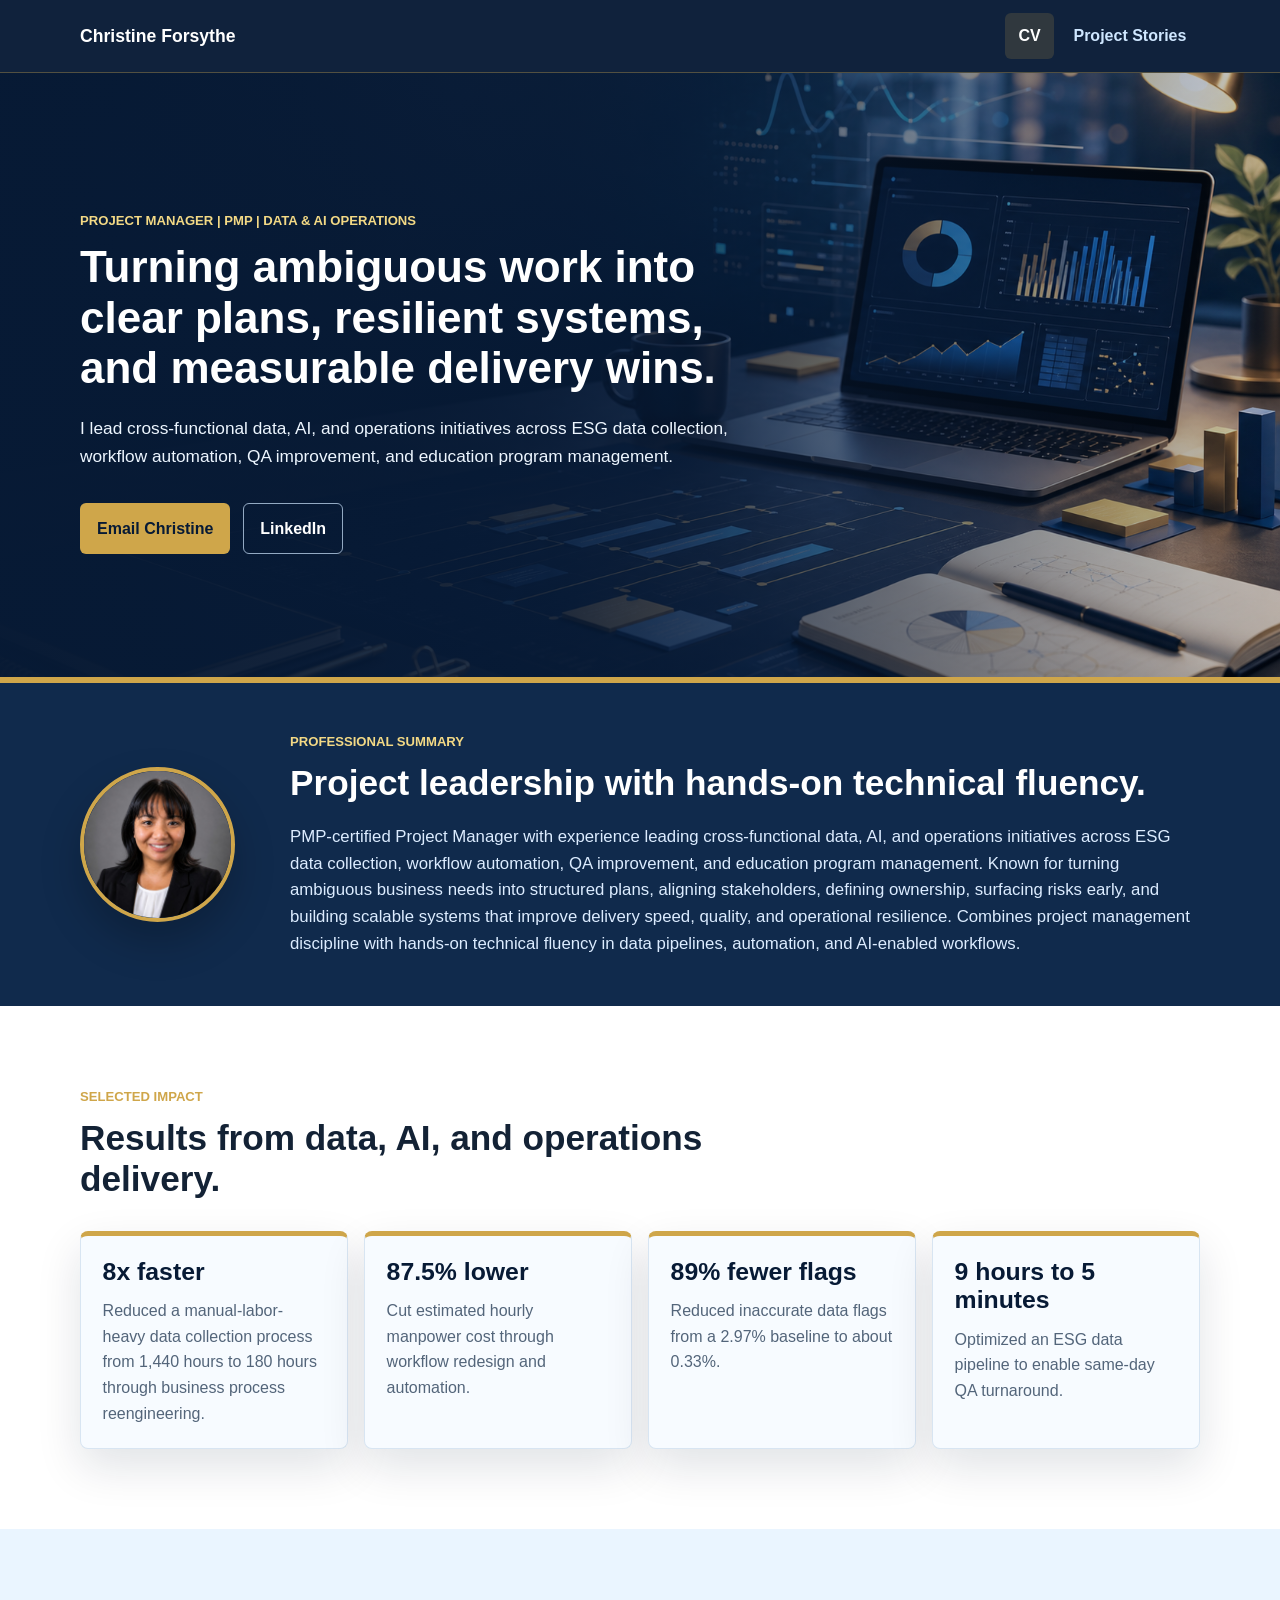
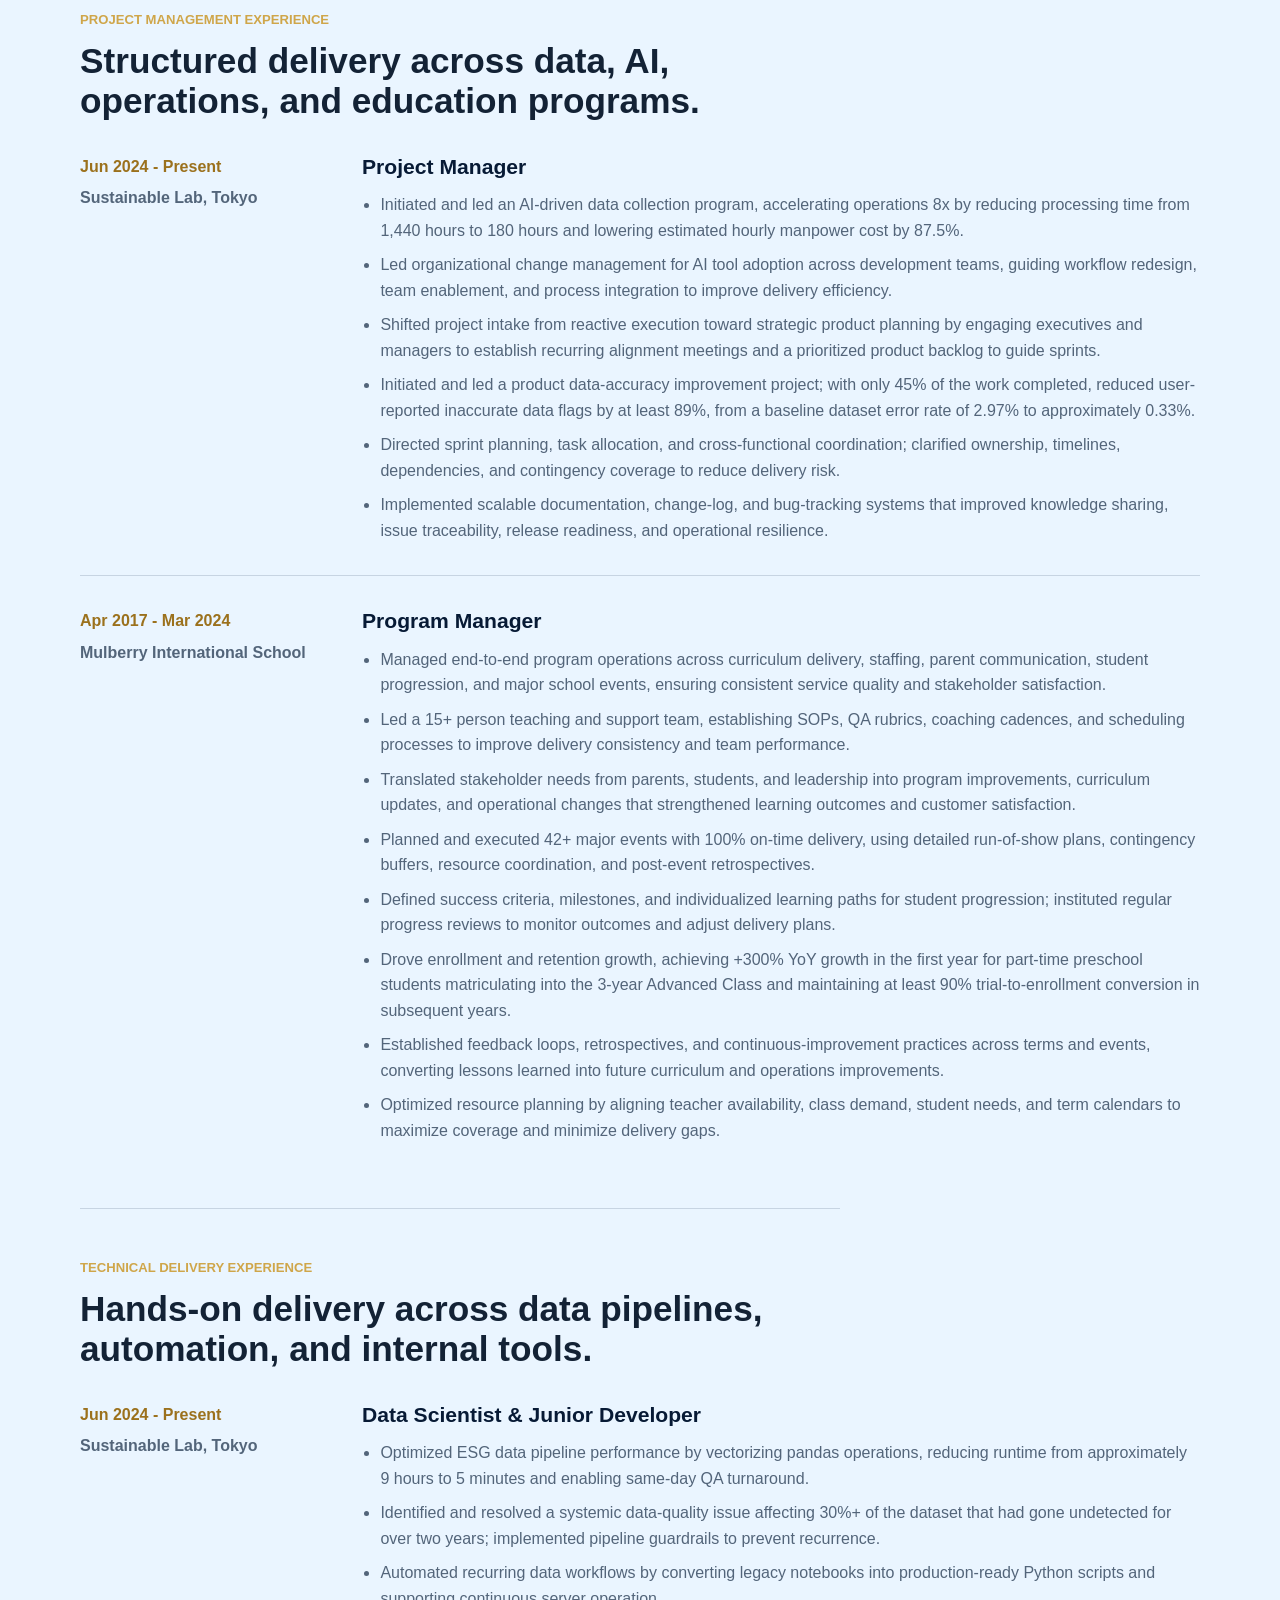
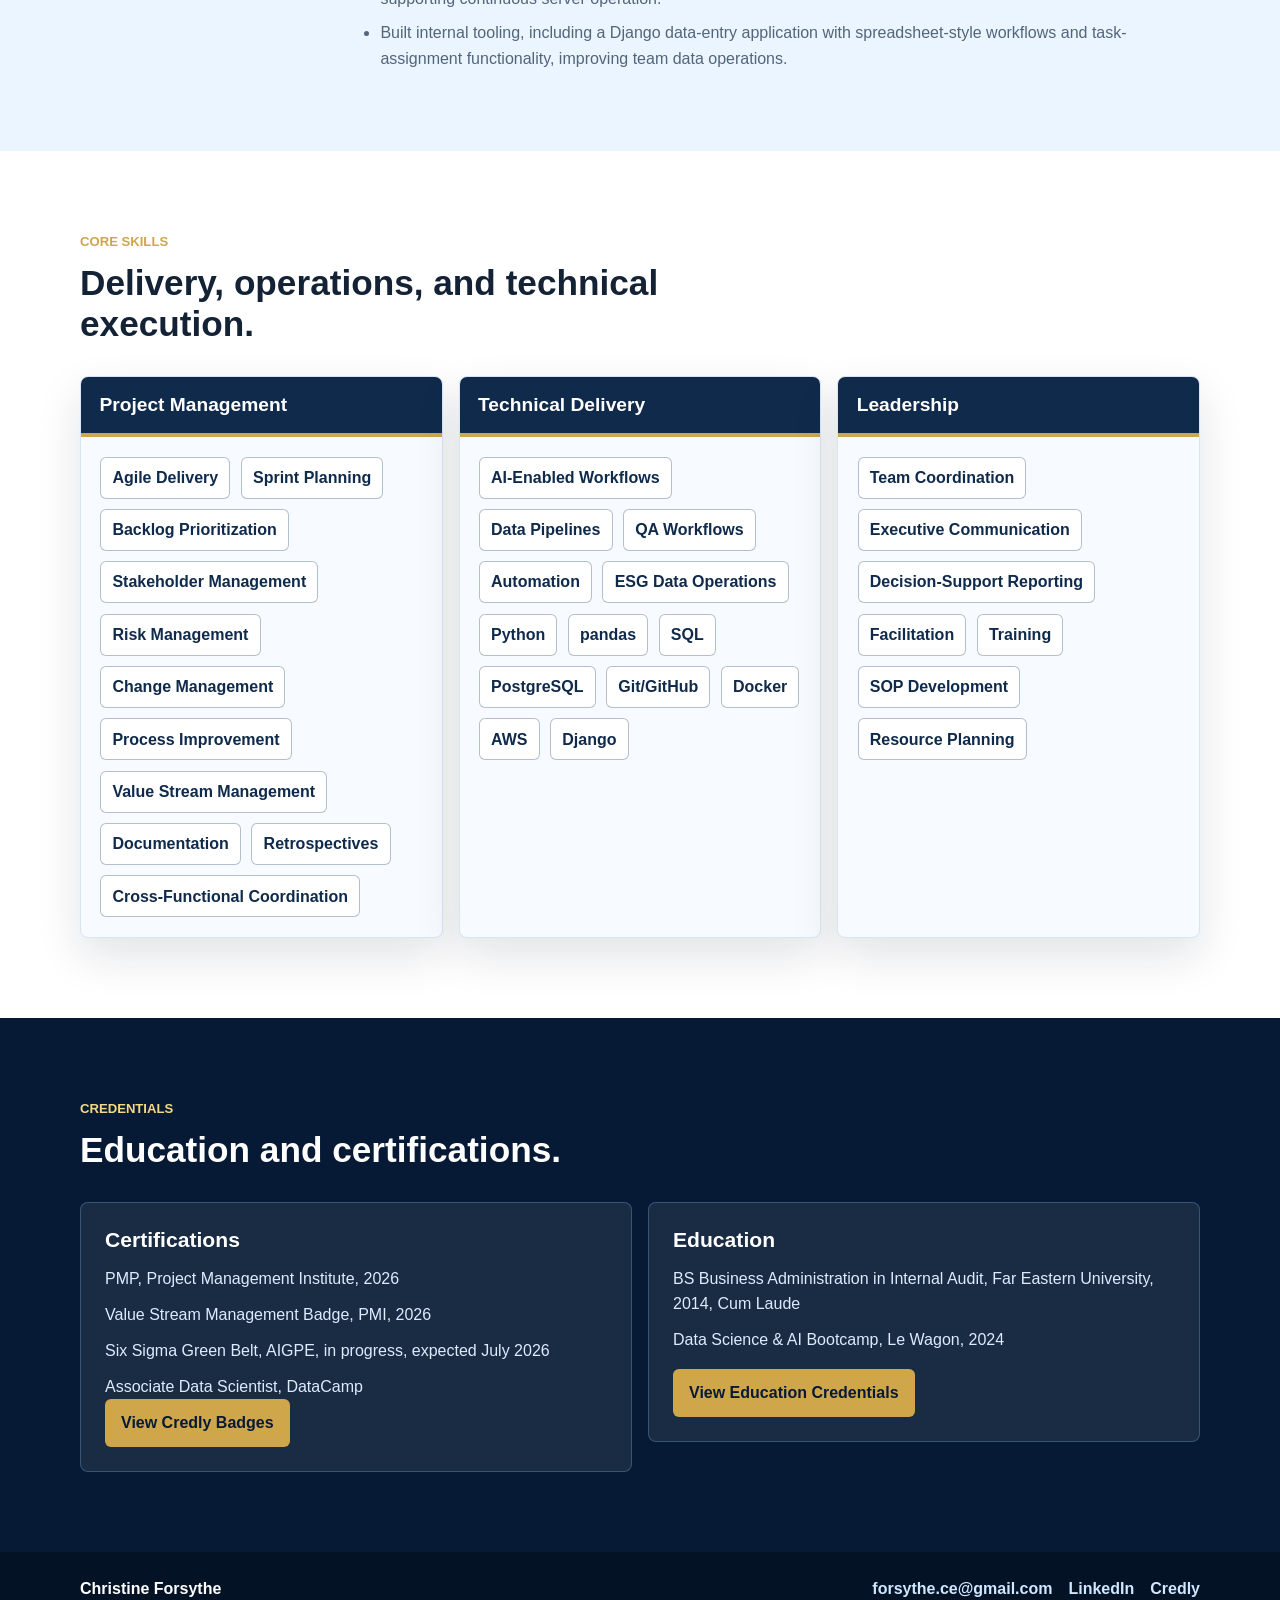
<file: index.html>
<!doctype html>
<html lang="en">
  <head>
    <meta charset="utf-8">
    <meta name="viewport" content="width=device-width, initial-scale=1">
    <title>Christine Forsythe | Project Manager</title>
    <meta
      name="description"
      content="Christine Forsythe is a PMP-certified Project Manager focused on data, AI operations, process improvement, and cross-functional delivery."
    >
    <link rel="stylesheet" href="styles.css?v=20260529-core-skills-contrast">
  </head>
  <body>
    <a class="skip-link" href="#main">Skip to content</a>

    <header class="site-header">
      <nav class="nav-shell" aria-label="Primary navigation">
        <a class="brand" href="index.html">Christine Forsythe</a>
        <div class="nav-links">
          <a href="index.html" aria-current="page">CV</a>
          <a href="stories.html">Project Stories</a>
        </div>
      </nav>
    </header>

    <main id="main">
      <section class="hero hero-home" aria-label="Christine Forsythe portfolio introduction">
        <div class="hero-content">
          <p class="eyebrow">Project Manager | PMP | Data &amp; AI Operations</p>
          <h1>Turning ambiguous work into clear plans, resilient systems, and measurable delivery wins.</h1>
          <p class="hero-copy">
            I lead cross-functional data, AI, and operations initiatives across ESG data collection,
            workflow automation, QA improvement, and education program management.
          </p>
          <div class="hero-actions" aria-label="Contact links">
            <a class="button button-gold" href="https://mail.google.com/mail/?view=cm&amp;fs=1&amp;to=forsythe.ce@gmail.com" target="_blank" rel="noopener">Email Christine</a>
            <a class="button button-light" href="https://www.linkedin.com/in/christine-forsythe" target="_blank" rel="noopener">LinkedIn</a>
          </div>
        </div>
      </section>

      <section class="summary-band">
        <div class="section-inner summary-grid">
          <div class="profile-photo-wrap">
            <img
              class="profile-photo"
              src="assets/christine-forsythe-headshot.jpg"
              alt="Christine Forsythe headshot"
              width="1200"
              height="1200"
            >
          </div>
          <div>
            <p class="section-kicker">Professional Summary</p>
            <h2>Project leadership with hands-on technical fluency.</h2>
          </div>
          <p>
            PMP-certified Project Manager with experience leading cross-functional data, AI, and
            operations initiatives across ESG data collection, workflow automation, QA improvement,
            and education program management. Known for turning ambiguous business needs into
            structured plans, aligning stakeholders, defining ownership, surfacing risks early, and
            building scalable systems that improve delivery speed, quality, and operational
            resilience. Combines project management discipline with hands-on technical fluency in
            data pipelines, automation, and AI-enabled workflows.
          </p>
        </div>
      </section>

      <section class="section-block" aria-labelledby="impact-heading">
        <div class="section-inner">
          <div class="section-heading">
            <p class="section-kicker">Selected Impact</p>
            <h2 id="impact-heading">Results from data, AI, and operations delivery.</h2>
          </div>

          <dl class="metric-grid">
            <div class="metric-card">
              <dt>8x faster</dt>
              <dd>Reduced a manual-labor-heavy data collection process from 1,440 hours to 180 hours through business process reengineering.</dd>
            </div>
            <div class="metric-card">
              <dt>87.5% lower</dt>
              <dd>Cut estimated hourly manpower cost through workflow redesign and automation.</dd>
            </div>
            <div class="metric-card">
              <dt>89% fewer flags</dt>
              <dd>Reduced inaccurate data flags from a 2.97% baseline to about 0.33%.</dd>
            </div>
            <div class="metric-card">
              <dt>9 hours to 5 minutes</dt>
              <dd>Optimized an ESG data pipeline to enable same-day QA turnaround.</dd>
            </div>
          </dl>
        </div>
      </section>

      <section class="section-block section-blue" aria-labelledby="project-management-experience-heading">
        <div class="section-inner">
          <div class="section-heading">
            <p class="section-kicker">Project Management Experience</p>
            <h2 id="project-management-experience-heading">Structured delivery across data, AI, operations, and education programs.</h2>
          </div>

          <div class="timeline">
            <article class="role">
              <div class="role-meta">
                <p>Jun 2024 - Present</p>
                <span>Sustainable Lab, Tokyo</span>
              </div>
              <div class="role-body">
                <h3>Project Manager</h3>
                <ul>
                  <li>Initiated and led an AI-driven data collection program, accelerating operations 8x by reducing processing time from 1,440 hours to 180 hours and lowering estimated hourly manpower cost by 87.5%.</li>
                  <li>Led organizational change management for AI tool adoption across development teams, guiding workflow redesign, team enablement, and process integration to improve delivery efficiency.</li>
                  <li>Shifted project intake from reactive execution toward strategic product planning by engaging executives and managers to establish recurring alignment meetings and a prioritized product backlog to guide sprints.</li>
                  <li>Initiated and led a product data-accuracy improvement project; with only 45% of the work completed, reduced user-reported inaccurate data flags by at least 89%, from a baseline dataset error rate of 2.97% to approximately 0.33%.</li>
                  <li>Directed sprint planning, task allocation, and cross-functional coordination; clarified ownership, timelines, dependencies, and contingency coverage to reduce delivery risk.</li>
                  <li>Implemented scalable documentation, change-log, and bug-tracking systems that improved knowledge sharing, issue traceability, release readiness, and operational resilience.</li>
                </ul>
              </div>
            </article>

            <article class="role">
              <div class="role-meta">
                <p>Apr 2017 - Mar 2024</p>
                <span>Mulberry International School</span>
              </div>
              <div class="role-body">
                <h3>Program Manager</h3>
                <ul>
                  <li>Managed end-to-end program operations across curriculum delivery, staffing, parent communication, student progression, and major school events, ensuring consistent service quality and stakeholder satisfaction.</li>
                  <li>Led a 15+ person teaching and support team, establishing SOPs, QA rubrics, coaching cadences, and scheduling processes to improve delivery consistency and team performance.</li>
                  <li>Translated stakeholder needs from parents, students, and leadership into program improvements, curriculum updates, and operational changes that strengthened learning outcomes and customer satisfaction.</li>
                  <li>Planned and executed 42+ major events with 100% on-time delivery, using detailed run-of-show plans, contingency buffers, resource coordination, and post-event retrospectives.</li>
                  <li>Defined success criteria, milestones, and individualized learning paths for student progression; instituted regular progress reviews to monitor outcomes and adjust delivery plans.</li>
                  <li>Drove enrollment and retention growth, achieving +300% YoY growth in the first year for part-time preschool students matriculating into the 3-year Advanced Class and maintaining at least 90% trial-to-enrollment conversion in subsequent years.</li>
                  <li>Established feedback loops, retrospectives, and continuous-improvement practices across terms and events, converting lessons learned into future curriculum and operations improvements.</li>
                  <li>Optimized resource planning by aligning teacher availability, class demand, student needs, and term calendars to maximize coverage and minimize delivery gaps.</li>
                </ul>
              </div>
            </article>
          </div>

          <div class="section-heading experience-subheading">
            <p class="section-kicker">Technical Delivery Experience</p>
            <h2 id="technical-delivery-experience-heading">Hands-on delivery across data pipelines, automation, and internal tools.</h2>
          </div>

          <div class="timeline">
            <article class="role">
              <div class="role-meta">
                <p>Jun 2024 - Present</p>
                <span>Sustainable Lab, Tokyo</span>
              </div>
              <div class="role-body">
                <h3>Data Scientist &amp; Junior Developer</h3>
                <ul>
                  <li>Optimized ESG data pipeline performance by vectorizing pandas operations, reducing runtime from approximately 9 hours to 5 minutes and enabling same-day QA turnaround.</li>
                  <li>Identified and resolved a systemic data-quality issue affecting 30%+ of the dataset that had gone undetected for over two years; implemented pipeline guardrails to prevent recurrence.</li>
                  <li>Automated recurring data workflows by converting legacy notebooks into production-ready Python scripts and supporting continuous server operation.</li>
                  <li>Built internal tooling, including a Django data-entry application with spreadsheet-style workflows and task-assignment functionality, improving team data operations.</li>
                </ul>
              </div>
            </article>
          </div>
        </div>
      </section>

      <section class="section-block" aria-labelledby="skills-heading">
        <div class="section-inner">
          <div class="section-heading">
            <p class="section-kicker">Core Skills</p>
            <h2 id="skills-heading">Delivery, operations, and technical execution.</h2>
          </div>

          <div class="skill-category-grid">
            <article class="skill-category">
              <h3>Project Management</h3>
              <div class="skill-cloud" aria-label="Project management skills">
                <span>Agile Delivery</span>
                <span>Sprint Planning</span>
                <span>Backlog Prioritization</span>
                <span>Stakeholder Management</span>
                <span>Risk Management</span>
                <span>Change Management</span>
                <span>Process Improvement</span>
                <span>Value Stream Management</span>
                <span>Documentation</span>
                <span>Retrospectives</span>
                <span>Cross-Functional Coordination</span>
              </div>
            </article>

            <article class="skill-category">
              <h3>Technical Delivery</h3>
              <div class="skill-cloud" aria-label="Technical delivery skills">
                <span>AI-Enabled Workflows</span>
                <span>Data Pipelines</span>
                <span>QA Workflows</span>
                <span>Automation</span>
                <span>ESG Data Operations</span>
                <span>Python</span>
                <span>pandas</span>
                <span>SQL</span>
                <span>PostgreSQL</span>
                <span>Git/GitHub</span>
                <span>Docker</span>
                <span>AWS</span>
                <span>Django</span>
              </div>
            </article>

            <article class="skill-category">
              <h3>Leadership</h3>
              <div class="skill-cloud" aria-label="Leadership skills">
                <span>Team Coordination</span>
                <span>Executive Communication</span>
                <span>Decision-Support Reporting</span>
                <span>Facilitation</span>
                <span>Training</span>
                <span>SOP Development</span>
                <span>Resource Planning</span>
              </div>
            </article>
          </div>
        </div>
      </section>

      <section class="section-block credentials" aria-labelledby="credentials-heading">
        <div class="section-inner">
          <div class="section-heading">
            <p class="section-kicker">Credentials</p>
            <h2 id="credentials-heading">Education and certifications.</h2>
          </div>
          <div class="credential-grid">
            <article>
              <h3>Certifications</h3>
              <p>PMP, Project Management Institute, 2026</p>
              <p>Value Stream Management Badge, PMI, 2026</p>
              <p>Six Sigma Green Belt, AIGPE, in progress, expected July 2026</p>
              <p>Associate Data Scientist, DataCamp</p>
              <a class="credential-action" href="https://www.credly.com/users/christine-elizabeth-forsythe/badges#credly">View Credly Badges</a>
            </article>
            <article>
              <h3>Education</h3>
              <p>BS Business Administration in Internal Audit, Far Eastern University, 2014, Cum Laude</p>
              <p>Data Science &amp; AI Bootcamp, Le Wagon, 2024</p>

              <details class="credential-documents">
                <summary>View Education Credentials</summary>
                <div class="credential-document-grid">
                  <article class="credential-document">
                    <h3>Far Eastern University Diploma</h3>
                    <img
                      class="credential-image"
                      src="assets/education/far-eastern-university-diploma.jpg"
                      alt="Far Eastern University diploma"
                    >
                    <a href="assets/education/far-eastern-university-diploma.pdf">Open university diploma</a>
                  </article>
                  <article class="credential-document">
                    <h3>Le Wagon Diploma</h3>
                    <img
                      class="credential-image"
                      src="assets/education/le-wagon-diploma.jpg"
                      alt="Le Wagon diploma"
                    >
                    <a href="assets/education/le-wagon-diploma.jpg">Open Le Wagon diploma</a>
                  </article>
                </div>
              </details>
            </article>
          </div>
        </div>
      </section>
    </main>

    <footer class="site-footer">
      <div class="section-inner footer-inner">
        <p>Christine Forsythe</p>
        <div>
          <a href="https://mail.google.com/mail/?view=cm&amp;fs=1&amp;to=forsythe.ce@gmail.com" target="_blank" rel="noopener">forsythe.ce@gmail.com</a>
          <a href="https://www.linkedin.com/in/christine-forsythe" target="_blank" rel="noopener">LinkedIn</a>
          <a href="https://www.credly.com/users/christine-elizabeth-forsythe/badges#credly" target="_blank" rel="noopener">Credly</a>
        </div>
      </div>
    </footer>
  </body>
</html>
</file>
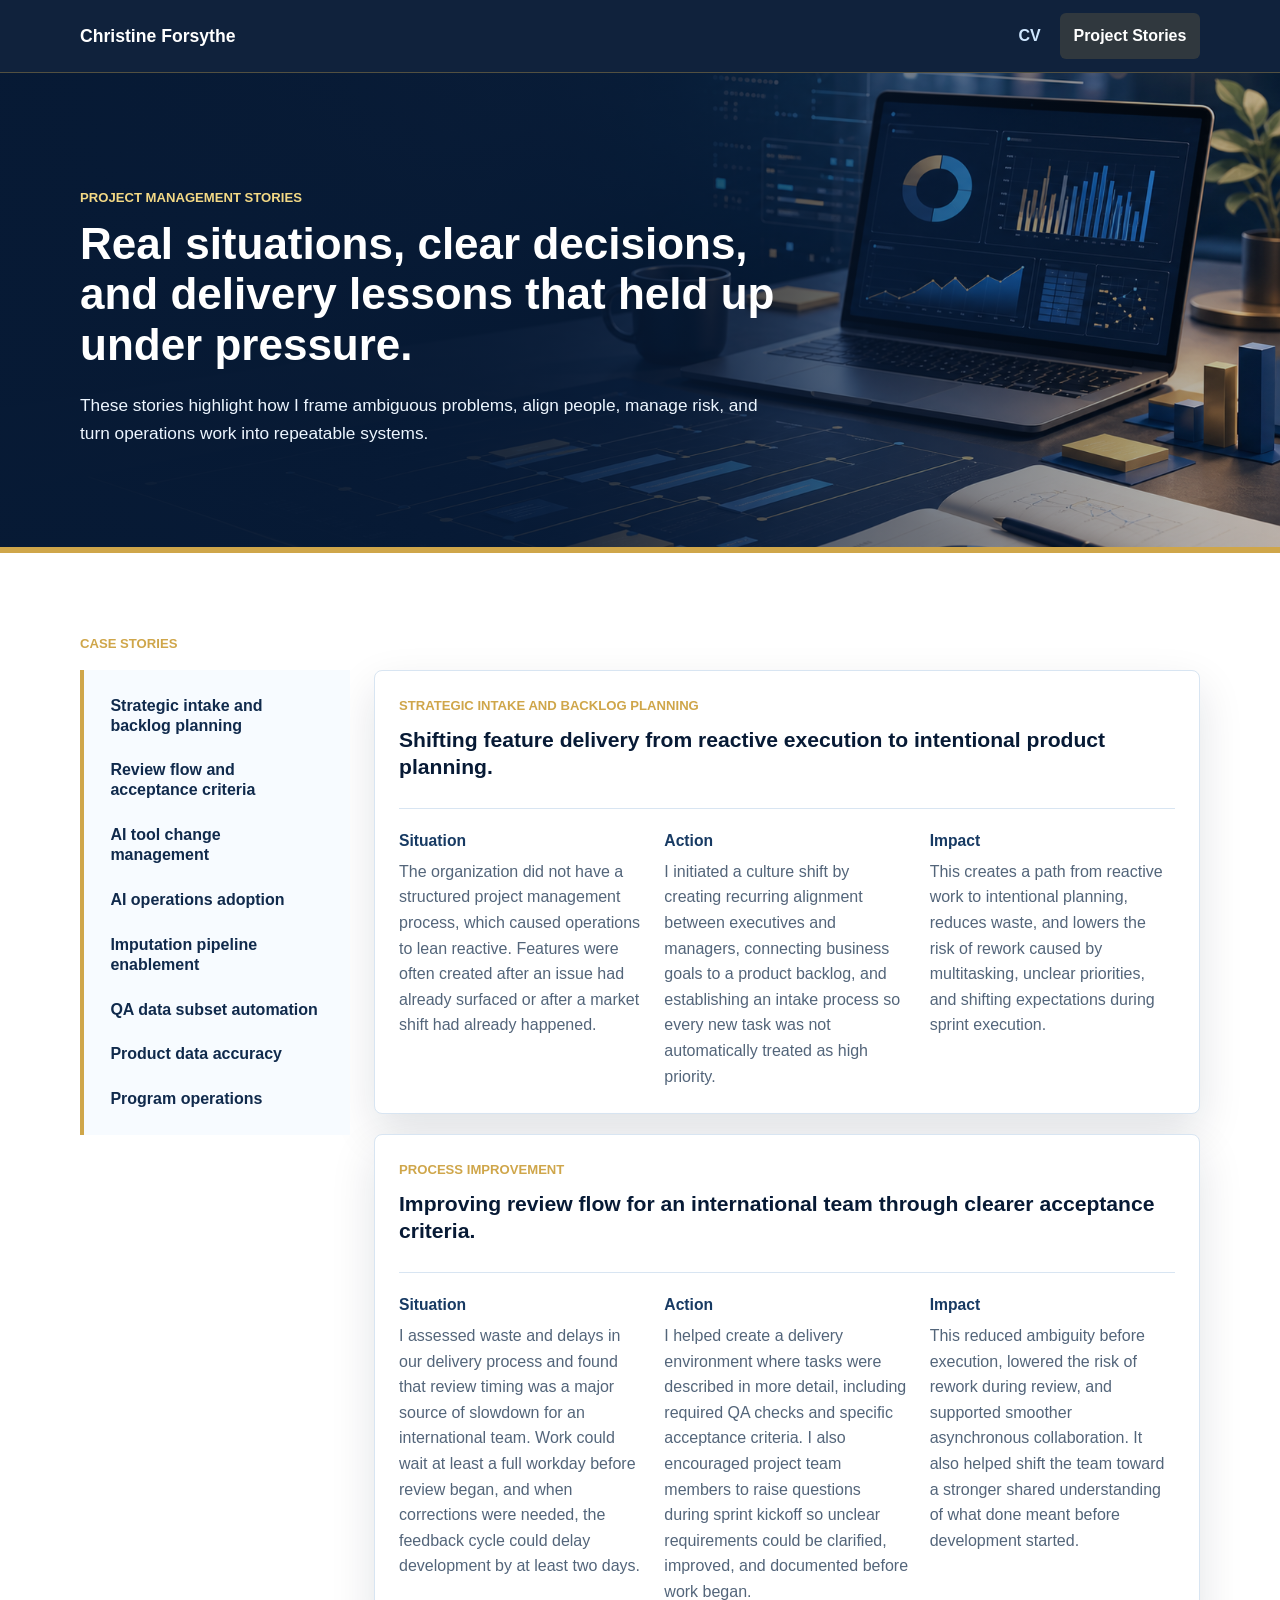
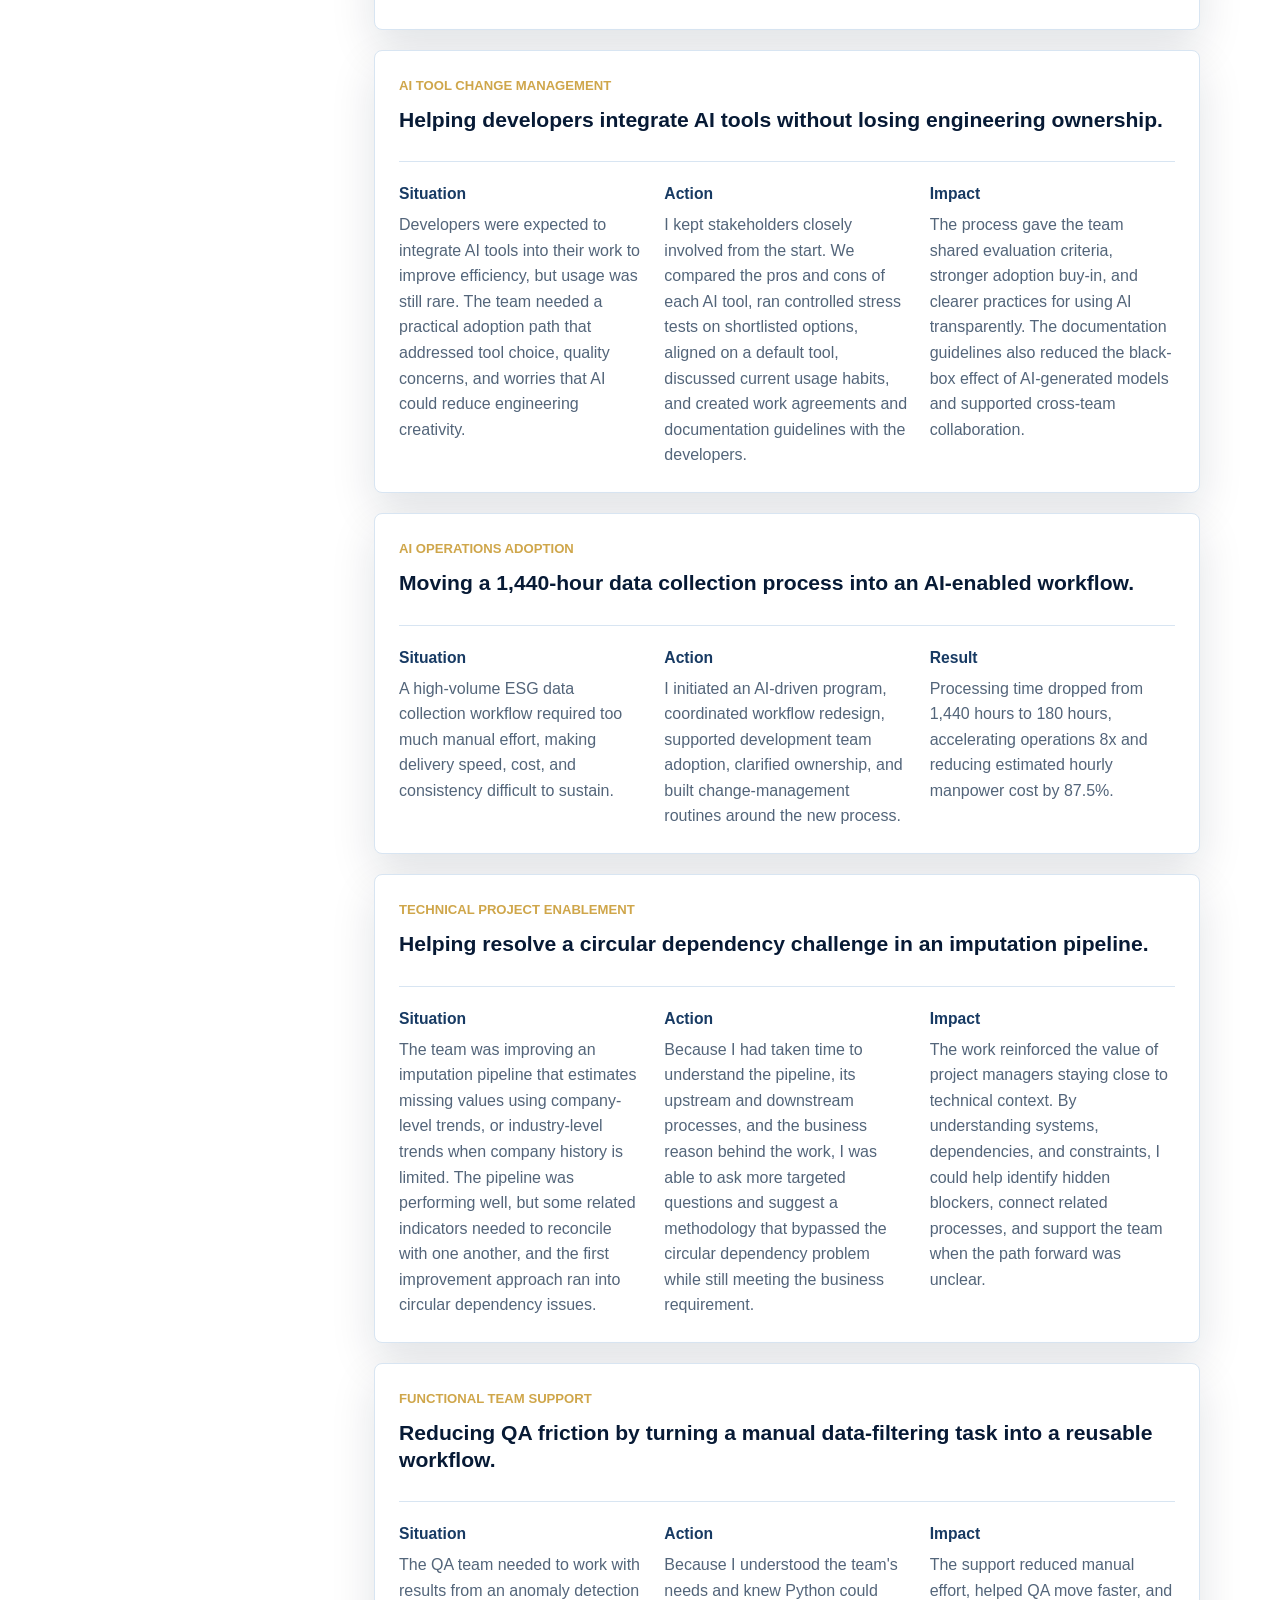
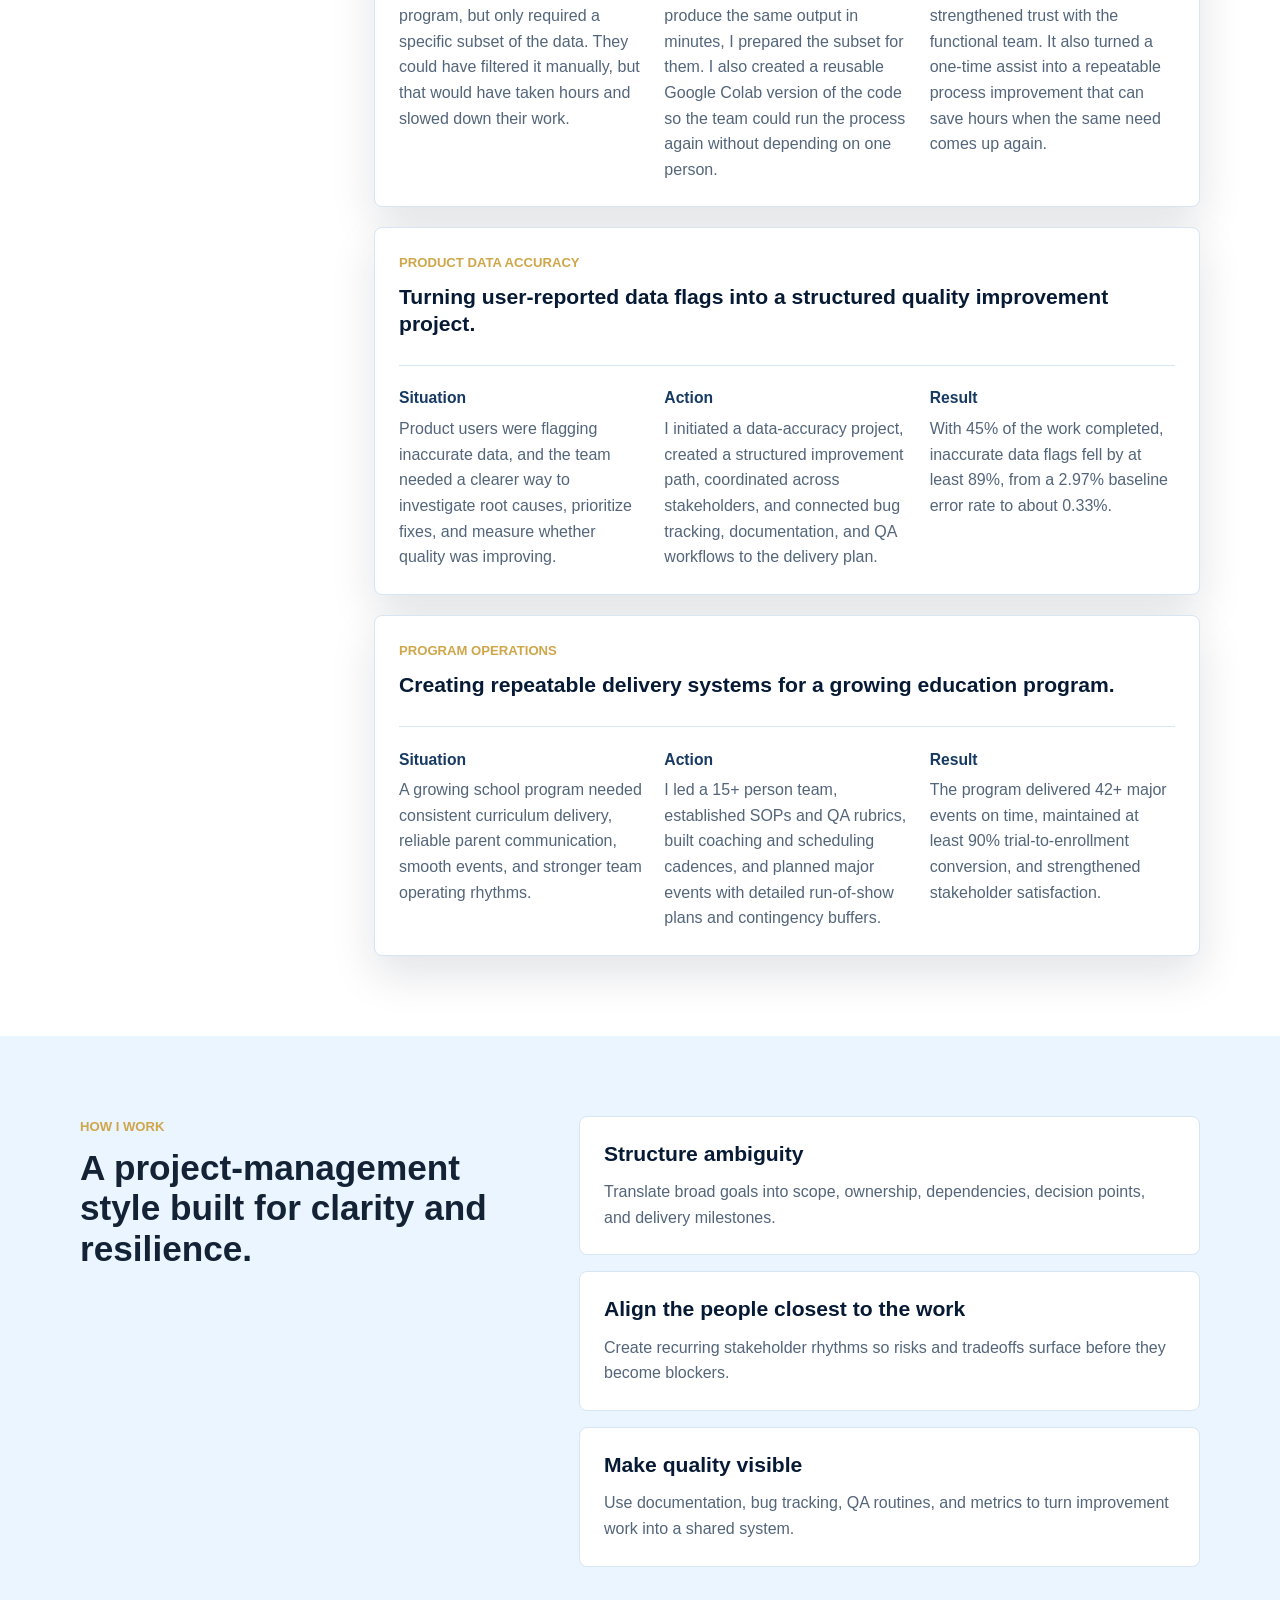
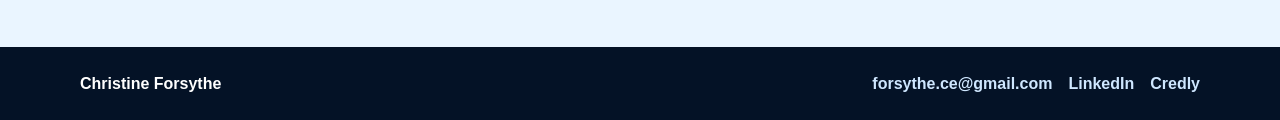
<file: stories.html>
<!doctype html>
<html lang="en">
  <head>
    <meta charset="utf-8">
    <meta name="viewport" content="width=device-width, initial-scale=1">
    <title>Project Stories | Christine Forsythe</title>
    <meta
      name="description"
      content="Project management stories from Christine Forsythe, including AI workflow adoption, data quality improvement, and education program operations."
    >
    <link rel="stylesheet" href="styles.css?v=20260529-core-skills-contrast">
  </head>
  <body>
    <a class="skip-link" href="#main">Skip to content</a>

    <header class="site-header">
      <nav class="nav-shell" aria-label="Primary navigation">
        <a class="brand" href="index.html">Christine Forsythe</a>
        <div class="nav-links">
          <a href="index.html">CV</a>
          <a href="stories.html" aria-current="page">Project Stories</a>
        </div>
      </nav>
    </header>

    <main id="main">
      <section class="hero hero-stories" aria-label="Project management stories introduction">
        <div class="hero-content">
          <p class="eyebrow">Project Management Stories</p>
          <h1>Real situations, clear decisions, and delivery lessons that held up under pressure.</h1>
          <p class="hero-copy">
            These stories highlight how I frame ambiguous problems, align people, manage risk,
            and turn operations work into repeatable systems.
          </p>
        </div>
      </section>

      <section class="section-block" aria-label="Case stories">
        <div class="section-inner">
          <div class="section-heading section-heading-compact">
            <p class="section-kicker">Case Stories</p>
          </div>

          <div class="case-story-layout">
            <aside class="story-toc" aria-label="Case story table of contents">
              <nav>
                <a href="#strategic-intake">Strategic intake and backlog planning</a>
                <a href="#review-flow-acceptance-criteria">Review flow and acceptance criteria</a>
                <a href="#ai-tool-change-management">AI tool change management</a>
                <a href="#ai-operations-adoption">AI operations adoption</a>
                <a href="#imputation-pipeline-enablement">Imputation pipeline enablement</a>
                <a href="#qa-data-subset-automation">QA data subset automation</a>
                <a href="#product-data-accuracy">Product data accuracy</a>
                <a href="#program-operations">Program operations</a>
              </nav>
            </aside>

            <div class="story-list">
            <article class="story-card" id="strategic-intake">
              <div class="story-card-header">
                <p class="story-label">Strategic intake and backlog planning</p>
                <h3>Shifting feature delivery from reactive execution to intentional product planning.</h3>
              </div>
              <div class="story-columns">
                <div>
                  <h4>Situation</h4>
                  <p>
                    The organization did not have a structured project management process, which
                    caused operations to lean reactive. Features were often created after an issue
                    had already surfaced or after a market shift had already happened.
                  </p>
                </div>
                <div>
                  <h4>Action</h4>
                  <p>
                    I initiated a culture shift by creating recurring alignment between executives
                    and managers, connecting business goals to a product backlog, and establishing
                    an intake process so every new task was not automatically treated as high priority.
                  </p>
                </div>
                <div>
                  <h4>Impact</h4>
                  <p>
                    This creates a path from reactive work to intentional planning, reduces waste,
                    and lowers the risk of rework caused by multitasking, unclear priorities, and
                    shifting expectations during sprint execution.
                  </p>
                </div>
              </div>
            </article>

            <article class="story-card" id="review-flow-acceptance-criteria">
              <div class="story-card-header">
                <p class="story-label">Process improvement</p>
                <h3>Improving review flow for an international team through clearer acceptance criteria.</h3>
              </div>
              <div class="story-columns">
                <div>
                  <h4>Situation</h4>
                  <p>
                    I assessed waste and delays in our delivery process and found that review timing
                    was a major source of slowdown for an international team. Work could wait at least
                    a full workday before review began, and when corrections were needed, the feedback
                    cycle could delay development by at least two days.
                  </p>
                </div>
                <div>
                  <h4>Action</h4>
                  <p>
                    I helped create a delivery environment where tasks were described in more detail,
                    including required QA checks and specific acceptance criteria. I also encouraged
                    project team members to raise questions during sprint kickoff so unclear
                    requirements could be clarified, improved, and documented before work began.
                  </p>
                </div>
                <div>
                  <h4>Impact</h4>
                  <p>
                    This reduced ambiguity before execution, lowered the risk of rework during review,
                    and supported smoother asynchronous collaboration. It also helped shift the team
                    toward a stronger shared understanding of what done meant before development
                    started.
                  </p>
                </div>
              </div>
            </article>

            <article class="story-card" id="ai-tool-change-management">
              <div class="story-card-header">
                <p class="story-label">AI tool change management</p>
                <h3>Helping developers integrate AI tools without losing engineering ownership.</h3>
              </div>
              <div class="story-columns">
                <div>
                  <h4>Situation</h4>
                  <p>
                    Developers were expected to integrate AI tools into their work to improve
                    efficiency, but usage was still rare. The team needed a practical adoption
                    path that addressed tool choice, quality concerns, and worries that AI could
                    reduce engineering creativity.
                  </p>
                </div>
                <div>
                  <h4>Action</h4>
                  <p>
                    I kept stakeholders closely involved from the start. We compared the pros and
                    cons of each AI tool, ran controlled stress tests on shortlisted options, aligned
                    on a default tool, discussed current usage habits, and created work agreements
                    and documentation guidelines with the developers.
                  </p>
                </div>
                <div>
                  <h4>Impact</h4>
                  <p>
                    The process gave the team shared evaluation criteria, stronger adoption buy-in,
                    and clearer practices for using AI transparently. The documentation guidelines
                    also reduced the black-box effect of AI-generated models and supported
                    cross-team collaboration.
                  </p>
                </div>
              </div>
            </article>

            <article class="story-card" id="ai-operations-adoption">
              <div class="story-card-header">
                <p class="story-label">AI operations adoption</p>
                <h3>Moving a 1,440-hour data collection process into an AI-enabled workflow.</h3>
              </div>
              <div class="story-columns">
                <div>
                  <h4>Situation</h4>
                  <p>
                    A high-volume ESG data collection workflow required too much manual effort,
                    making delivery speed, cost, and consistency difficult to sustain.
                  </p>
                </div>
                <div>
                  <h4>Action</h4>
                  <p>
                    I initiated an AI-driven program, coordinated workflow redesign, supported
                    development team adoption, clarified ownership, and built change-management
                    routines around the new process.
                  </p>
                </div>
                <div>
                  <h4>Result</h4>
                  <p>
                    Processing time dropped from 1,440 hours to 180 hours, accelerating operations
                    8x and reducing estimated hourly manpower cost by 87.5%.
                  </p>
                </div>
              </div>
            </article>

            <article class="story-card" id="imputation-pipeline-enablement">
              <div class="story-card-header">
                <p class="story-label">Technical project enablement</p>
                <h3>Helping resolve a circular dependency challenge in an imputation pipeline.</h3>
              </div>
              <div class="story-columns">
                <div>
                  <h4>Situation</h4>
                  <p>
                    The team was improving an imputation pipeline that estimates missing values
                    using company-level trends, or industry-level trends when company history is
                    limited. The pipeline was performing well, but some related indicators needed
                    to reconcile with one another, and the first improvement approach ran into
                    circular dependency issues.
                  </p>
                </div>
                <div>
                  <h4>Action</h4>
                  <p>
                    Because I had taken time to understand the pipeline, its upstream and downstream
                    processes, and the business reason behind the work, I was able to ask more
                    targeted questions and suggest a methodology that bypassed the circular
                    dependency problem while still meeting the business requirement.
                  </p>
                </div>
                <div>
                  <h4>Impact</h4>
                  <p>
                    The work reinforced the value of project managers staying close to technical
                    context. By understanding systems, dependencies, and constraints, I could help
                    identify hidden blockers, connect related processes, and support the team when
                    the path forward was unclear.
                  </p>
                </div>
              </div>
            </article>

            <article class="story-card" id="qa-data-subset-automation">
              <div class="story-card-header">
                <p class="story-label">Functional team support</p>
                <h3>Reducing QA friction by turning a manual data-filtering task into a reusable workflow.</h3>
              </div>
              <div class="story-columns">
                <div>
                  <h4>Situation</h4>
                  <p>
                    The QA team needed to work with results from an anomaly detection program, but
                    only required a specific subset of the data. They could have filtered it
                    manually, but that would have taken hours and slowed down their work.
                  </p>
                </div>
                <div>
                  <h4>Action</h4>
                  <p>
                    Because I understood the team's needs and knew Python could produce the same
                    output in minutes, I prepared the subset for them. I also created a reusable
                    Google Colab version of the code so the team could run the process again
                    without depending on one person.
                  </p>
                </div>
                <div>
                  <h4>Impact</h4>
                  <p>
                    The support reduced manual effort, helped QA move faster, and strengthened
                    trust with the functional team. It also turned a one-time assist into a repeatable
                    process improvement that can save hours when the same need comes up again.
                  </p>
                </div>
              </div>
            </article>

            <article class="story-card" id="product-data-accuracy">
              <div class="story-card-header">
                <p class="story-label">Product data accuracy</p>
                <h3>Turning user-reported data flags into a structured quality improvement project.</h3>
              </div>
              <div class="story-columns">
                <div>
                  <h4>Situation</h4>
                  <p>
                    Product users were flagging inaccurate data, and the team needed a clearer way
                    to investigate root causes, prioritize fixes, and measure whether quality was improving.
                  </p>
                </div>
                <div>
                  <h4>Action</h4>
                  <p>
                    I initiated a data-accuracy project, created a structured improvement path,
                    coordinated across stakeholders, and connected bug tracking, documentation,
                    and QA workflows to the delivery plan.
                  </p>
                </div>
                <div>
                  <h4>Result</h4>
                  <p>
                    With 45% of the work completed, inaccurate data flags fell by at least 89%,
                    from a 2.97% baseline error rate to about 0.33%.
                  </p>
                </div>
              </div>
            </article>

            <article class="story-card" id="program-operations">
              <div class="story-card-header">
                <p class="story-label">Program operations</p>
                <h3>Creating repeatable delivery systems for a growing education program.</h3>
              </div>
              <div class="story-columns">
                <div>
                  <h4>Situation</h4>
                  <p>
                    A growing school program needed consistent curriculum delivery, reliable
                    parent communication, smooth events, and stronger team operating rhythms.
                  </p>
                </div>
                <div>
                  <h4>Action</h4>
                  <p>
                    I led a 15+ person team, established SOPs and QA rubrics, built coaching and
                    scheduling cadences, and planned major events with detailed run-of-show plans
                    and contingency buffers.
                  </p>
                </div>
                <div>
                  <h4>Result</h4>
                  <p>
                    The program delivered 42+ major events on time, maintained at least 90%
                    trial-to-enrollment conversion, and strengthened stakeholder satisfaction.
                  </p>
                </div>
              </div>
            </article>
            </div>
          </div>
        </div>
      </section>

      <section class="section-block section-blue" aria-labelledby="approach-heading">
        <div class="section-inner two-column">
          <div>
            <p class="section-kicker">How I Work</p>
            <h2 id="approach-heading">A project-management style built for clarity and resilience.</h2>
          </div>
          <div class="approach-list">
            <article>
              <h3>Structure ambiguity</h3>
              <p>Translate broad goals into scope, ownership, dependencies, decision points, and delivery milestones.</p>
            </article>
            <article>
              <h3>Align the people closest to the work</h3>
              <p>Create recurring stakeholder rhythms so risks and tradeoffs surface before they become blockers.</p>
            </article>
            <article>
              <h3>Make quality visible</h3>
              <p>Use documentation, bug tracking, QA routines, and metrics to turn improvement work into a shared system.</p>
            </article>
          </div>
        </div>
      </section>
    </main>

    <footer class="site-footer">
      <div class="section-inner footer-inner">
        <p>Christine Forsythe</p>
        <div>
          <a href="https://mail.google.com/mail/?view=cm&amp;fs=1&amp;to=forsythe.ce@gmail.com" target="_blank" rel="noopener">forsythe.ce@gmail.com</a>
          <a href="https://www.linkedin.com/in/christine-forsythe" target="_blank" rel="noopener">LinkedIn</a>
          <a href="https://www.credly.com/users/christine-elizabeth-forsythe/badges#credly" target="_blank" rel="noopener">Credly</a>
        </div>
      </div>
    </footer>
  </body>
</html>
</file>
<file: styles.css>
:root {
  --navy: #071a35;
  --navy-2: #102a4c;
  --navy-3: #173a63;
  --blue: #cfe7ff;
  --blue-2: #eaf5ff;
  --blue-3: #7fb7e8;
  --gold: #cfa64a;
  --gold-dark: #9b711d;
  --gold-2: #f3d985;
  --ink: #132235;
  --muted: #53657a;
  --line: #d8e5f2;
  --paper: #f7fbff;
  --white: #ffffff;
  --shadow: 0 18px 45px rgba(7, 26, 53, 0.12);
}

* {
  box-sizing: border-box;
}

html {
  scroll-behavior: smooth;
}

body {
  margin: 0;
  background: var(--paper);
  color: var(--ink);
  font-family: "Segoe UI", Arial, sans-serif;
  line-height: 1.6;
}

a {
  color: inherit;
}

.skip-link {
  position: absolute;
  left: 1rem;
  top: -4rem;
  z-index: 20;
  background: var(--gold);
  color: var(--navy);
  padding: 0.65rem 0.9rem;
  border-radius: 6px;
  font-weight: 700;
}

.skip-link:focus {
  top: 1rem;
}

.site-header {
  position: sticky;
  top: 0;
  z-index: 10;
  background: rgba(7, 26, 53, 0.96);
  border-bottom: 1px solid rgba(207, 166, 74, 0.35);
  backdrop-filter: blur(12px);
}

.nav-shell {
  width: min(1120px, calc(100% - 2rem));
  min-height: 72px;
  margin: 0 auto;
  display: flex;
  align-items: center;
  justify-content: space-between;
  gap: 1rem;
}

.brand,
.nav-links a {
  color: var(--white);
  text-decoration: none;
}

.brand {
  font-size: 1.1rem;
  font-weight: 800;
}

.nav-links {
  display: flex;
  align-items: center;
  gap: 0.35rem;
}

.nav-links a {
  min-height: 42px;
  display: inline-flex;
  align-items: center;
  padding: 0.65rem 0.85rem;
  border-radius: 6px;
  color: var(--blue);
  font-weight: 700;
}

.nav-links a:hover,
.nav-links a:focus,
.nav-links a[aria-current="page"] {
  background: rgba(207, 166, 74, 0.17);
  color: var(--white);
  outline: none;
}

.hero {
  position: relative;
  display: flex;
  align-items: center;
  min-height: 610px;
  background-image:
    linear-gradient(90deg, rgba(7, 26, 53, 0.98) 0%, rgba(7, 26, 53, 0.88) 43%, rgba(7, 26, 53, 0.2) 100%),
    url("assets/hero-operations-portfolio.png");
  background-size: cover;
  background-position: center;
  overflow: hidden;
}

.hero::after {
  content: "";
  position: absolute;
  left: 0;
  right: 0;
  bottom: 0;
  height: 6px;
  background: var(--gold);
}

.hero-content {
  position: relative;
  width: min(1120px, calc(100% - 2rem));
  margin: 0 auto;
  padding: 6rem 0 5.5rem;
  color: var(--white);
}

.hero-content > * {
  max-width: 700px;
}

.hero-stories {
  min-height: 480px;
}

.eyebrow,
.section-kicker,
.story-label {
  margin: 0 0 0.7rem;
  color: var(--gold-2);
  font-size: 0.82rem;
  font-weight: 800;
  letter-spacing: 0;
  text-transform: uppercase;
}

.hero h1 {
  margin: 0;
  font-size: 2.75rem;
  line-height: 1.15;
  letter-spacing: 0;
}

.hero-copy {
  margin: 1.35rem 0 0;
  color: #edf6ff;
  font-size: 1.08rem;
}

.hero-actions {
  display: flex;
  flex-wrap: wrap;
  gap: 0.8rem;
  margin-top: 2rem;
}

.button {
  min-height: 48px;
  display: inline-flex;
  align-items: center;
  justify-content: center;
  border: 1px solid transparent;
  border-radius: 6px;
  padding: 0.75rem 1rem;
  text-decoration: none;
  font-weight: 800;
}

.button-gold {
  background: var(--gold);
  color: var(--navy);
}

.button-light {
  border-color: rgba(207, 231, 255, 0.7);
  color: var(--white);
}

.button:hover,
.button:focus {
  transform: translateY(-1px);
  box-shadow: 0 14px 28px rgba(0, 0, 0, 0.2);
  outline: none;
}

.section-inner {
  width: min(1120px, calc(100% - 2rem));
  margin: 0 auto;
}

.summary-band {
  background: var(--navy-2);
  color: var(--white);
}

.two-column {
  display: grid;
  grid-template-columns: minmax(0, 0.85fr) minmax(0, 1.15fr);
  gap: 2.5rem;
  align-items: start;
}

.summary-grid {
  display: grid;
  grid-template-columns: 170px minmax(0, 1fr);
  column-gap: 2.5rem;
  row-gap: 1.25rem;
  align-items: start;
  padding: 3rem 0;
}

.profile-photo-wrap {
  grid-row: 1 / 3;
  align-self: center;
}

.profile-photo {
  width: 155px;
  height: 155px;
  display: block;
  border: 4px solid var(--gold);
  border-radius: 50%;
  box-shadow: 0 20px 40px rgba(0, 0, 0, 0.22);
  object-fit: cover;
  object-position: center 38%;
}

.summary-grid h2,
.section-heading h2,
.two-column h2 {
  margin: 0;
  color: inherit;
  font-size: 2.2rem;
  line-height: 1.15;
  letter-spacing: 0;
}

.summary-grid p:last-child {
  grid-column: 2;
  margin: 0;
  color: #dcecff;
  font-size: 1.05rem;
}

.section-block {
  padding: 5rem 0;
  background: var(--white);
}

.section-blue {
  background: var(--blue-2);
}

.section-heading {
  max-width: 760px;
  margin-bottom: 2rem;
}

.section-heading-compact {
  margin-bottom: 1rem;
}

.section-heading .section-kicker,
.two-column .section-kicker {
  color: var(--gold);
}

.experience-subheading {
  margin-top: 4rem;
  padding-top: 3rem;
  border-top: 1px solid rgba(16, 42, 76, 0.16);
}

.metric-grid {
  display: grid;
  grid-template-columns: repeat(4, minmax(0, 1fr));
  gap: 1rem;
  margin: 0;
}

.metric-card {
  min-height: 210px;
  padding: 1.35rem;
  background: var(--paper);
  border: 1px solid var(--line);
  border-top: 5px solid var(--gold);
  border-radius: 8px;
  box-shadow: var(--shadow);
}

.metric-card dt {
  margin-bottom: 0.75rem;
  color: var(--navy);
  font-size: 1.55rem;
  font-weight: 850;
  line-height: 1.15;
}

.metric-card dd {
  margin: 0;
  color: var(--muted);
}

.timeline {
  display: grid;
  gap: 2rem;
}

.role {
  display: grid;
  grid-template-columns: 250px minmax(0, 1fr);
  gap: 2rem;
  padding-bottom: 2rem;
  border-bottom: 1px solid rgba(16, 42, 76, 0.16);
}

.role:last-child {
  padding-bottom: 0;
  border-bottom: 0;
}

.role-meta p {
  margin: 0;
  color: var(--gold-dark);
  font-weight: 850;
}

.role-meta span {
  display: block;
  margin-top: 0.35rem;
  color: var(--muted);
  font-weight: 700;
}

.role-body h3,
.credential-grid h3,
.story-card h3,
.approach-list h3 {
  margin: 0 0 0.75rem;
  color: var(--navy);
  font-size: 1.32rem;
  line-height: 1.25;
  letter-spacing: 0;
}

.role-body ul {
  margin: 0;
  padding-left: 1.15rem;
  color: var(--muted);
}

.role-body li + li {
  margin-top: 0.55rem;
}

.skill-cloud {
  display: flex;
  flex-wrap: wrap;
  gap: 0.65rem;
}

.skill-category-grid {
  display: grid;
  grid-template-columns: repeat(3, minmax(0, 1fr));
  gap: 1rem;
}

.skill-category {
  overflow: hidden;
  border: 1px solid var(--line);
  border-radius: 8px;
  background: var(--paper);
  padding: 0;
  box-shadow: var(--shadow);
}

.skill-category h3 {
  margin: 0;
  background: var(--navy-2);
  color: var(--white);
  border-bottom: 4px solid var(--gold);
  padding: 1rem 1.15rem;
  font-size: 1.2rem;
  line-height: 1.25;
}

.skill-category .skill-cloud {
  padding: 1.2rem;
}

.skill-cloud span {
  display: inline-flex;
  align-items: center;
  min-height: 38px;
  padding: 0.45rem 0.7rem;
  border: 1px solid rgba(23, 58, 99, 0.32);
  border-radius: 6px;
  background: var(--white);
  color: var(--navy-2);
  font-weight: 750;
}

.credentials {
  background: var(--navy);
  color: var(--white);
}

.credentials .section-kicker {
  color: var(--gold-2);
}

.credential-grid {
  display: grid;
  grid-template-columns: repeat(2, minmax(0, 1fr));
  align-items: start;
  gap: 1rem;
}

.credential-grid > article,
.story-card,
.approach-list article {
  border: 1px solid rgba(127, 183, 232, 0.3);
  border-radius: 8px;
  background: rgba(255, 255, 255, 0.08);
  padding: 1.5rem;
}

.credential-grid h3 {
  color: var(--white);
}

.credential-grid p {
  margin: 0;
  color: #dcecff;
}

.credential-grid p + p {
  margin-top: 0.65rem;
}

.credential-documents {
  margin-top: 1rem;
}

.credential-documents summary,
.credential-action {
  width: fit-content;
  min-height: 46px;
  display: inline-flex;
  align-items: center;
  justify-content: center;
  border-radius: 6px;
  background: var(--gold);
  color: var(--navy);
  padding: 0.7rem 1rem;
  font-weight: 850;
  text-decoration: none;
}

.credential-documents summary {
  cursor: pointer;
  list-style: none;
}

.credential-documents summary::-webkit-details-marker {
  display: none;
}

.credential-documents summary:hover,
.credential-documents summary:focus,
.credential-action:hover,
.credential-action:focus {
  background: var(--gold-2);
  color: var(--navy);
  outline: none;
}

.credential-document-grid {
  display: grid;
  grid-template-columns: 1fr;
  gap: 1rem;
  margin-top: 1rem;
}

.credential-document {
  border: 1px solid rgba(127, 183, 232, 0.35);
  border-radius: 8px;
  background: var(--white);
  padding: 1rem;
  color: var(--ink);
}

.credential-document h3 {
  margin: 0 0 0.85rem;
  color: var(--navy);
  font-size: 1.1rem;
}

.credential-image {
  width: 100%;
  height: 360px;
  display: block;
  border: 1px solid var(--line);
  border-radius: 6px;
  background: var(--paper);
}

.credential-image {
  object-fit: contain;
}

.credential-document a {
  display: inline-flex;
  margin-top: 0.75rem;
  color: var(--navy-3);
  font-weight: 800;
  text-decoration: none;
}

.credential-document a:hover,
.credential-document a:focus {
  color: var(--gold-dark);
  text-decoration: underline;
  outline: none;
}

.story-list {
  display: grid;
  gap: 1.25rem;
}

.case-story-layout {
  display: grid;
  grid-template-columns: 270px minmax(0, 1fr);
  gap: 1.5rem;
  align-items: start;
}

.story-toc {
  position: sticky;
  top: 96px;
  border-left: 4px solid var(--gold);
  background: var(--paper);
  padding: 1rem;
}

.story-toc nav {
  display: grid;
  gap: 0.35rem;
}

.story-toc a {
  display: block;
  border-radius: 6px;
  color: var(--navy-2);
  padding: 0.6rem 0.65rem;
  text-decoration: none;
  font-weight: 800;
  line-height: 1.25;
}

.story-toc a:hover,
.story-toc a:focus {
  background: var(--blue-2);
  color: var(--navy);
  outline: none;
}

.story-card {
  background: var(--white);
  border-color: var(--line);
  box-shadow: var(--shadow);
  scroll-margin-top: 96px;
}

.story-card-header {
  margin-bottom: 1.2rem;
  padding-bottom: 1rem;
  border-bottom: 1px solid var(--line);
}

.story-card .story-label {
  color: var(--gold);
}

.story-columns {
  display: grid;
  grid-template-columns: repeat(3, minmax(0, 1fr));
  gap: 1.25rem;
}

.story-columns h4 {
  margin: 0 0 0.35rem;
  color: var(--navy-3);
  font-size: 0.98rem;
}

.story-columns p,
.approach-list p {
  margin: 0;
  color: var(--muted);
}

.approach-list {
  display: grid;
  gap: 1rem;
}

.approach-list article {
  background: var(--white);
  border-color: var(--line);
}

.site-footer {
  background: #041226;
  color: var(--white);
  padding: 1.5rem 0;
}

.footer-inner {
  display: flex;
  align-items: center;
  justify-content: space-between;
  gap: 1rem;
}

.footer-inner p {
  margin: 0;
  font-weight: 850;
}

.footer-inner div {
  display: flex;
  flex-wrap: wrap;
  gap: 1rem;
}

.footer-inner a {
  color: var(--blue);
  text-decoration: none;
  font-weight: 700;
}

.footer-inner a:hover,
.footer-inner a:focus {
  color: var(--gold-2);
  outline: none;
}

@media (max-width: 920px) {
  .hero {
    min-height: 560px;
    background-image:
      linear-gradient(90deg, rgba(7, 26, 53, 0.97) 0%, rgba(7, 26, 53, 0.82) 65%, rgba(7, 26, 53, 0.55) 100%),
      url("assets/hero-operations-portfolio.png");
  }

  .hero h1 {
    font-size: 2.15rem;
  }

  .hero-copy {
    font-size: 1rem;
  }

  .summary-grid,
  .two-column,
  .role,
  .story-columns,
  .case-story-layout {
    grid-template-columns: 1fr;
  }

  .story-toc {
    position: static;
  }

  .profile-photo {
    width: 140px;
    height: 140px;
  }

  .profile-photo-wrap {
    grid-row: auto;
  }

  .summary-grid p:last-child {
    grid-column: auto;
  }

  .metric-grid,
  .credential-grid,
  .skill-category-grid {
    grid-template-columns: repeat(2, minmax(0, 1fr));
  }

  .role {
    gap: 0.8rem;
  }
}

@media (max-width: 640px) {
  .nav-shell {
    min-height: auto;
    padding: 0.75rem 0;
    align-items: flex-start;
    flex-direction: column;
  }

  .nav-links {
    width: 100%;
  }

  .nav-links a {
    flex: 1;
    justify-content: center;
    padding-left: 0.5rem;
    padding-right: 0.5rem;
    text-align: center;
  }

  .hero {
    min-height: 0;
  }

  .hero-content {
    padding: 4.5rem 0 4rem;
  }

  .hero h1 {
    font-size: 1.8rem;
  }

  .hero-actions,
  .footer-inner {
    align-items: stretch;
    flex-direction: column;
  }

  .button {
    width: 100%;
  }

  .section-block {
    padding: 3.5rem 0;
  }

  .summary-grid {
    padding: 2.5rem 0;
  }

  .profile-photo-wrap {
    justify-self: center;
  }

  .summary-grid h2,
  .section-heading h2,
  .two-column h2 {
    font-size: 1.7rem;
  }

  .metric-grid,
  .credential-grid,
  .skill-category-grid {
    grid-template-columns: 1fr;
  }

  .metric-card {
    min-height: 0;
  }

  .credential-image {
    height: 300px;
  }
}
</file>
